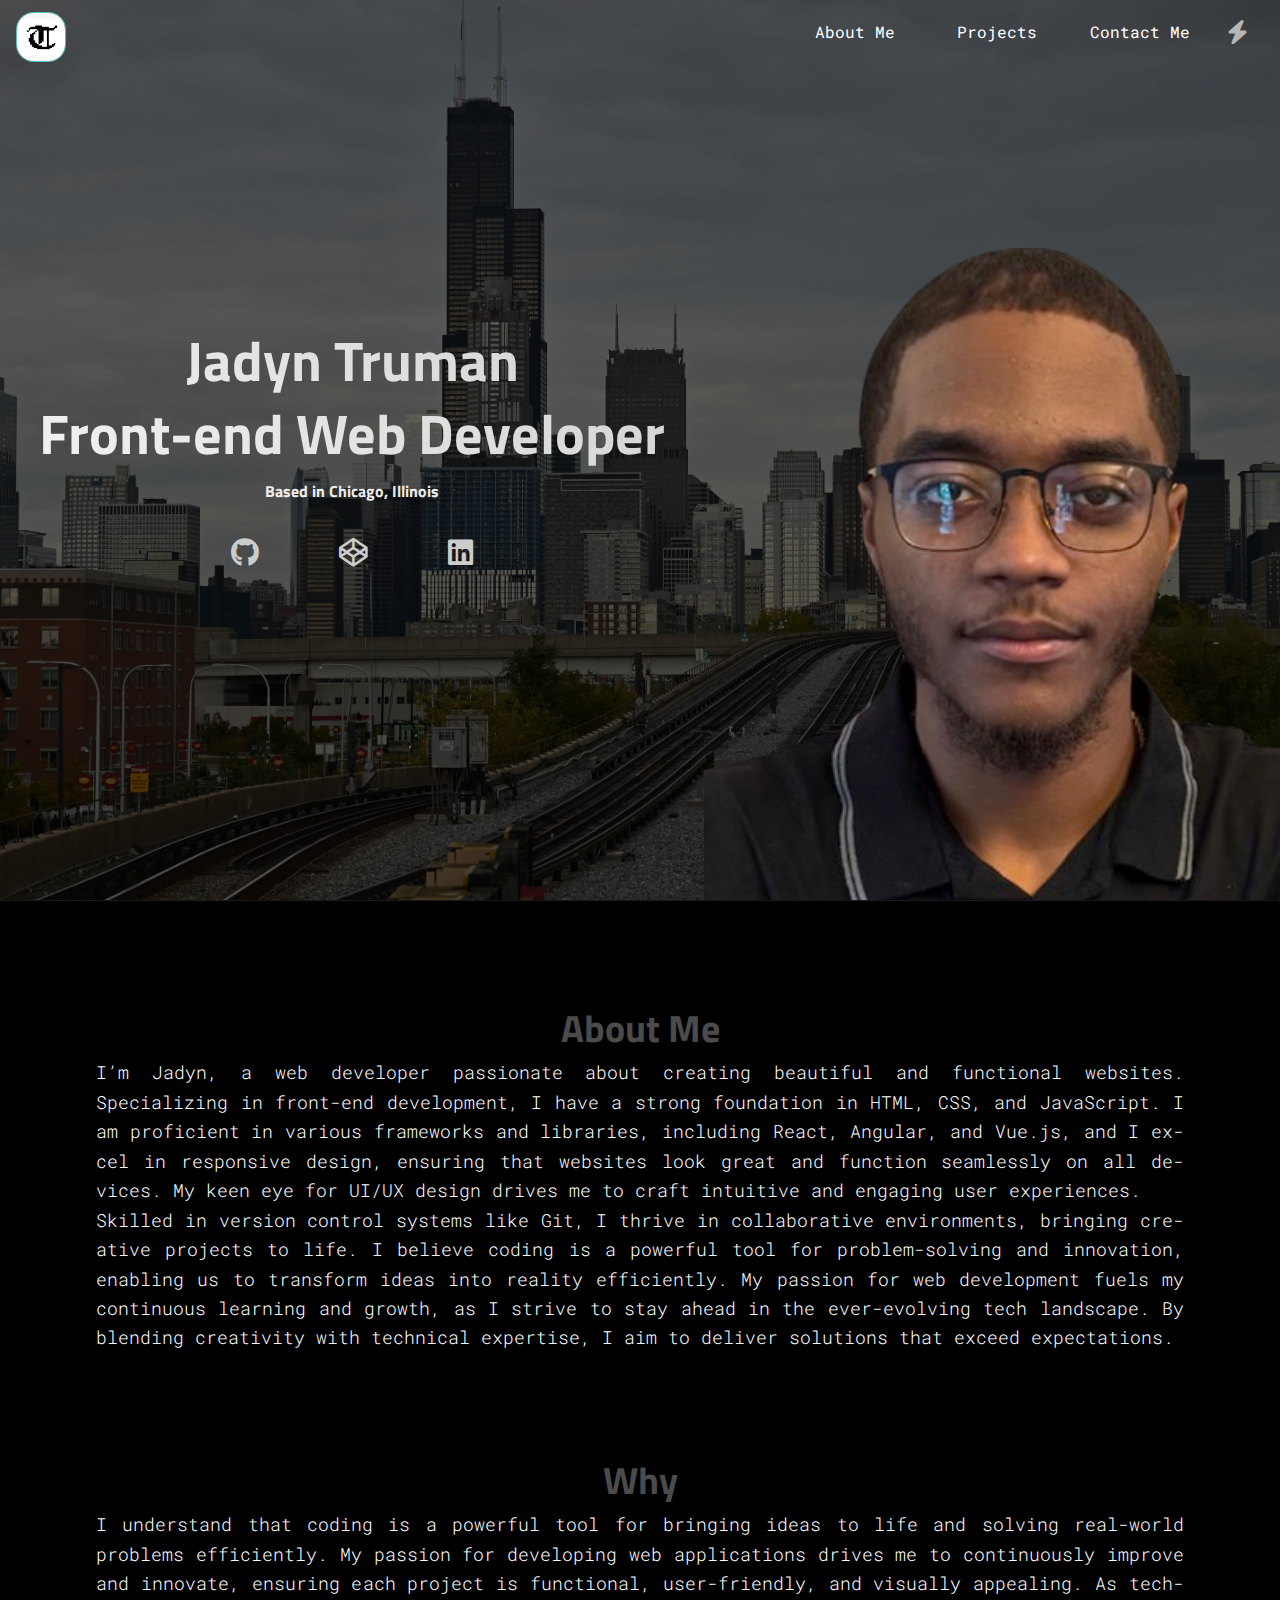
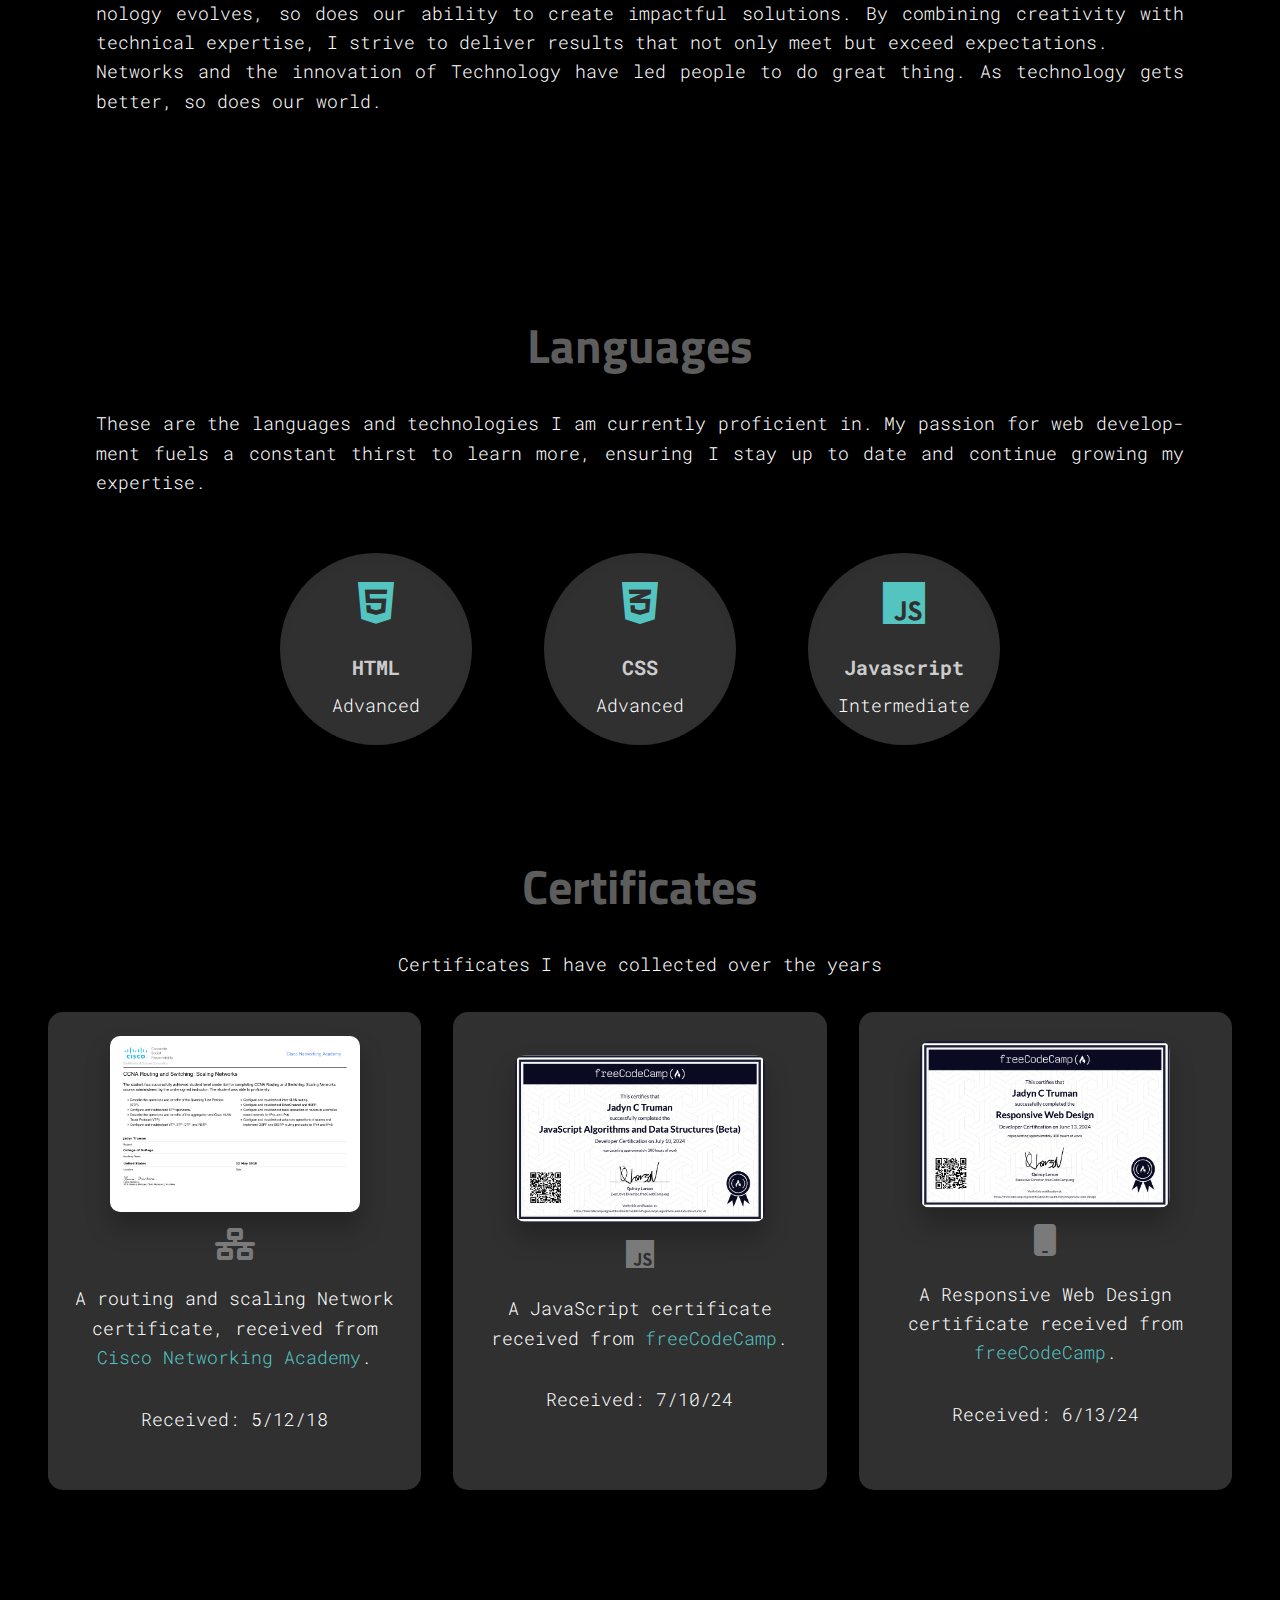
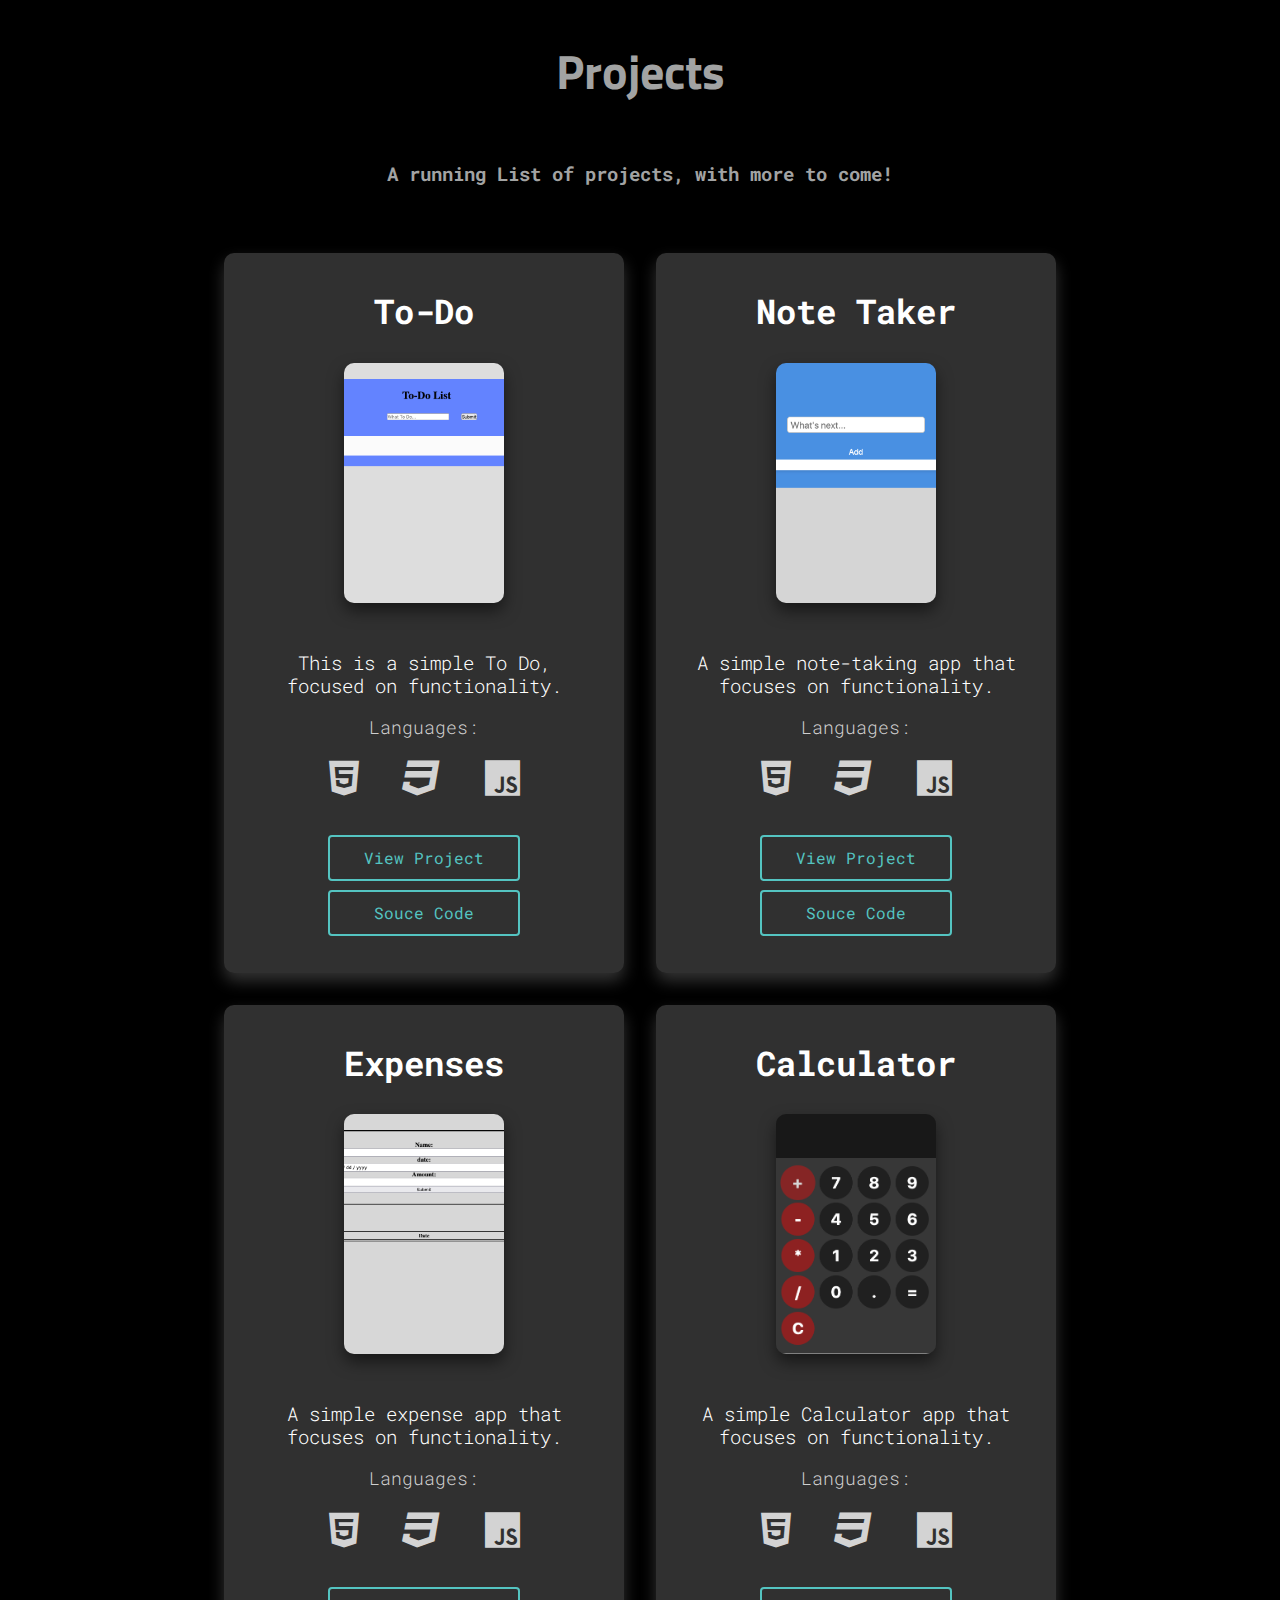
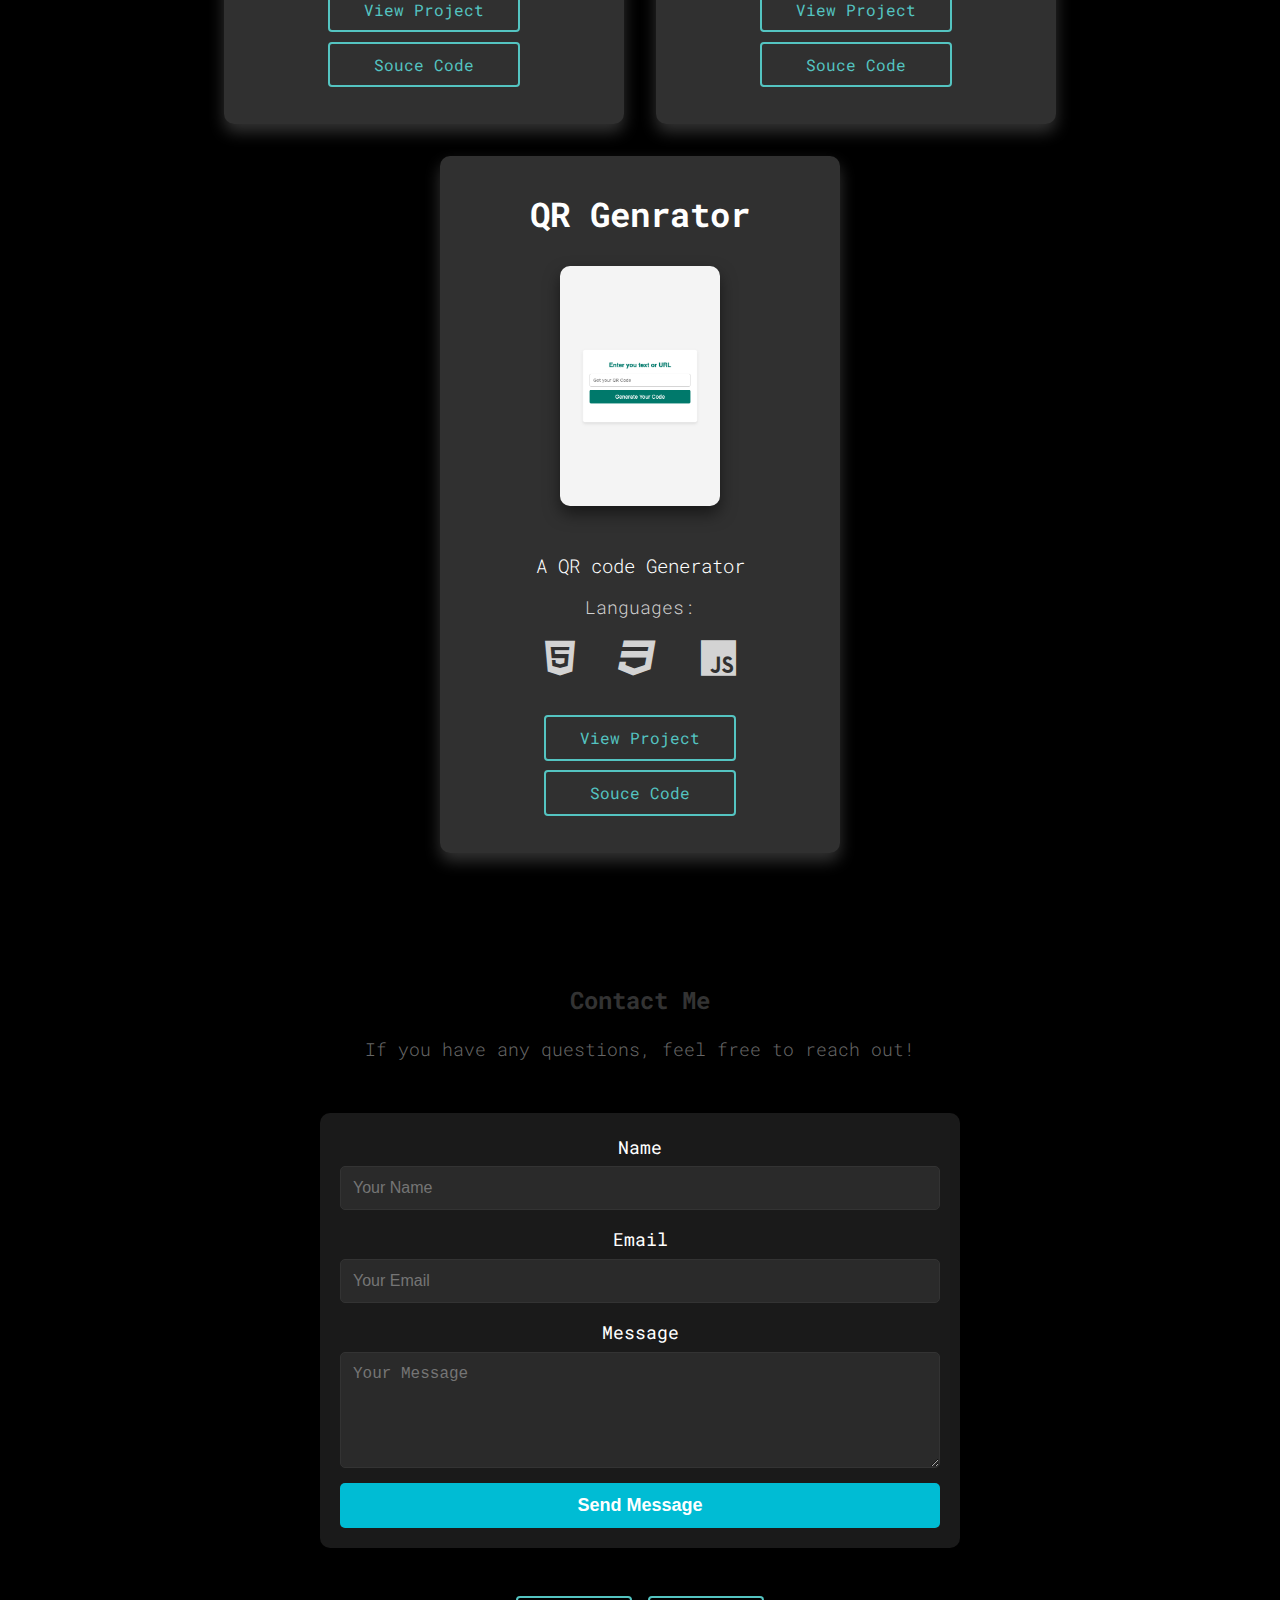
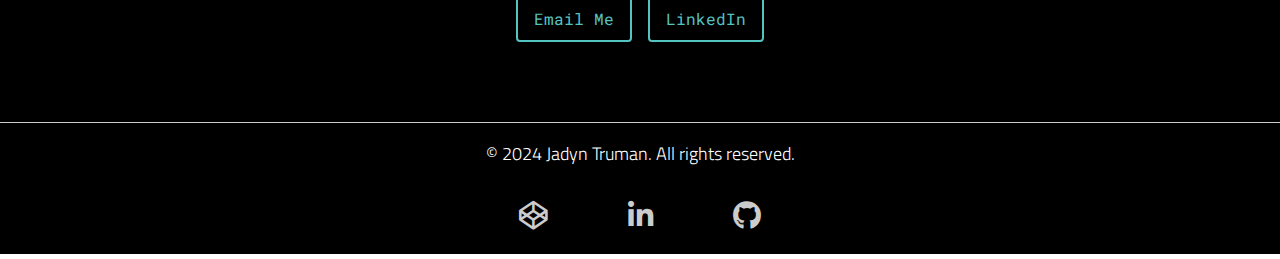
<file: index.html>
<!DOCTYPE html>
<html lang="en">

<head>
    <meta charset="UTF-8">
    <meta name="viewport" content="width=device-width, initial-scale=1.0">
    <title>Truman Front End Developer | Software Engineer in Chicago, Illinois</title>
    <link rel="icon" href="photos/IMG_1088.PNG">
    <link rel="stylesheet" href="styles.css">
    <link rel="stylesheet" href="https://cdnjs.cloudflare.com/ajax/libs/font-awesome/6.6.0/css/all.min.css">
</head>

<body>


    <main>

        <section class="welcome">
            <button id="scrollToTop"><i class="fa-solid fa-chevron-up"></i></button>
<div class="overlay">
    <div class="WelcomeCon">
               
        <div class="welcomeText">
            <h2>Jadyn Truman <br> Front-end Web Developer</h2>
            <h3>Based in Chicago, Illinois</h3>

            <div class="social">
                <a target="_blank" href="https://github.com/jdottruman" aria-label="GitHub Profile"><i
                        class="fab fa-github"></i></a>
                <a target="_blank" href="https://codepen.io/jdottruman" aria-label="CodePen Profile"><i
                        class="fab fa-codepen"></i></a>
                <a target="_blank" href="https://www.linkedin.com/in/jadyn-truman/"
                    aria-label="LinkedIn Profile"><i class="fab fa-linkedin"></i></a>
            </div>
        </div>

        <div class="welcomeRight">
            <div class="headshotCon">

                <img class="headshot" src="photos/headshot_black_copy-removebg-preview.png"
                    alt="Jadyn Truman Headshot">


            </div>

        </div>
    </div>
    
</div>
            <nav class="nav" role="navigation" aria-label="Main Navigation">
                <a href="index.html" aria-label="Home">
                    <img class="nav__logo" src="photos/IMG_1088.PNG" alt="Logo">
                </a>

                <a href="#" class="nav__hamburger" aria-label="Open Navigation Menu">
                    <span class="nav__hamburger__line"></span>
                    <span class="nav__hamburger__line"></span>
                    <span class="nav__hamburger__line"></span>
                </a>
                <div class="nav__menu">
                    <ul>
                        <li class="nav__menu__link">
                            <a href="#aboutMe">
                                <i class="fa fa-user" aria-hidden="true"></i>
                                <p>About Me</p>
                            </a>
                        </li>
                        <li class="nav__menu__link">
                            <a href="#projects">
                                <i class="fa-solid fa-folder"></i>
                                <p>Projects</p>
                            </a>
                        </li>
                        <li class="nav__menu__link">
                            <a href="#contactMe">
                                <i class="fa fa-mobile" aria-hidden="true"></i>
                                <p>Contact Me</p>
                            </a>
                        </li>
                        <li>
                            <i onclick="darkMode()" id="bolt" class="fa-solid fa-bolt"></i>
                        </li>
                    </ul>
                </div>
            </nav>

          

        </section>


        <section id="aboutMe" class="aboutMe" role="region" aria-labelledby="aboutMeHeading">

            <div class="paragraphs">
                <div class="paraCon">
                    <h1 id="aboutMeHeading">About Me</h1>
                    <p class="paragraph1">
                        I’m Jadyn, a web developer passionate about creating beautiful and functional websites.
                        Specializing in front-end development, I have a strong foundation in HTML, CSS, and JavaScript.
                        I am proficient in various frameworks and libraries, including React, Angular, and Vue.js, and I
                        excel in responsive design, ensuring that websites look great and function seamlessly on all
                        devices. My keen eye for UI/UX design drives me to craft intuitive and engaging user
                        experiences.
                        <br>
                        Skilled in version control systems like Git, I thrive in collaborative environments, bringing
                        creative projects to life. I believe coding is a powerful tool for problem-solving and
                        innovation, enabling us to transform ideas into reality efficiently. My passion for web
                        development fuels my continuous learning and growth, as I strive to stay ahead in the
                        ever-evolving tech landscape. By blending creativity with technical expertise, I aim to deliver
                        solutions that exceed expectations.
                    </p>
                </div>
                <div id="why" class="paraCon" role="region" aria-labelledby="whyHeading">
                    <h1 id="whyHeading">Why</h1>
                    <p class="paragraph2">
                        I understand that coding is a powerful tool for bringing ideas to life and solving real-world
                        problems efficiently. My passion for developing web applications drives me to continuously
                        improve and innovate, ensuring each project is functional, user-friendly, and visually
                        appealing. As technology evolves, so does our ability to create impactful solutions. By
                        combining creativity with technical expertise, I strive to deliver results that not only meet
                        but exceed expectations.
                    </p>
                    <div class="imgCon">
                        <p class="evolve">Networks and the innovation of Technology have led people to do great thing.
                            As technology gets better, so does our world.</p>
                    </div>
                </div>
            </div>
        </section>

        <section class="skills" role="region" aria-labelledby="skillsHeading">
            <div class="landSide">
                <h2 id="skillsHeading">Languages</h2>
                <p>
               These are the languages and technologies I am currently proficient in. My passion for web development fuels a constant thirst to learn more, ensuring I stay up to date and continue growing my expertise.
                    
                    </p>
                <div class="skills-container">

                </div>
            </div>

            <div class="certSide">
                <h2>Certificates</h2>
                <p>Certificates I have collected over the years</p>
                <div class="certCon">

                </div>
        </section>

        <section id="projects" class="projects" role="region" aria-labelledby="projectsHeading">
            <h2 id="projectsHeading">Projects</h2>
            <h3 class="projectdes">
                A running List of projects, with more to come!
            </h3>
            <div class="projects-container">
                <div class="project">
                    <div class="projectImgDiv">
                        <img src="photos/Screen Shot 2024-08-09 at 4.42.21 PM.png" alt="To Do App Screenshot">
                    </div>
                    <div class="projText">
                        <h3>To-Do App</h3>
                        <p class="contText">This is a simple "To DO App", focused on functionality.</p>
                        <p><span>Languages: <br></span>
                            <i class="fa-brands fa-html5"></i>
                            <i class="fa-brands fa-css3"></i>
                            <i class="fa-brands fa-js"></i>
                        </p>
                        <a href="/TODo /index.html" target="_blank" aria-label="View To Do Project">View
                            Project <i class="fa-regular fa-eye"></i></a>
                    </div>
                </div>

                <div class="project">
                    <div class="projectImgDiv">
                        <img src="photos/note.png" alt="Note Taker App Screenshot">
                    </div>
                    <div class="projText">
                        <h3>Note Taker</h3>
                        <p class="contText">A simple note-taking app that focuses on functionality.</p>
                        <p><span>Languages: <br></span>
                            <i class="fa-brands fa-html5"></i>
                            <i class="fa-brands fa-css3"></i>
                            <i class="fa-brands fa-js"></i>
                        </p>
                        <a href="Todo App 2 copy/index.html" target="_blank" aria-label="View Note Taker Project">View
                            Project <i class="fa-regular fa-eye"></i></a>
                    </div>
                </div>


                <div class="project">

                    <div class="projectImgDiv">
                        <img src="photos/expense.png" alt="Expenses App Screenshot">
                    </div>
                    <div class="projText">
                        <h3>Expenses</h3>
                        <p class="contText">A simple expense app that focuses on functionality.</p>
                        <p><span>Languages: <br></span>
                            <i class="fa-brands fa-html5"></i>
                            <i class="fa-brands fa-css3"></i>
                            <i class="fa-brands fa-js"></i>
                        </p>
                        <a href="expenses/index.html" target="_blank" aria-label="View Expenses App Project">View
                            Project <i class="fa-regular fa-eye"></i></a>
                    </div>
                </div>






                <div class="project">

                    <div class="projectImgDiv">
                        <img src="photos/calculator screenshot.png" alt="Calculator App Screenshot">
                    </div>
                    <div class="projText">
                        <h3>Calculator App</h3>
                        <p class="contText">A simple Calculator app that focuses on functionality.</p>
                        <p><span>Languages: <br></span>
                            <i class="fa-brands fa-html5"></i>
                            <i class="fa-brands fa-css3"></i>
                            <i class="fa-brands fa-js"></i>
                        </p>
                        <a href="calCode/calCode.html" target="_blank" aria-label="View Calculator App Project">View
                            Project <i class="fa-regular fa-eye"></i></a>
                    </div>

                </div>




            </div>


        </section>

        <section id="contactMe" class="contact" role="region" aria-labelledby="contactHeading">
          
          
            <div class="contact-section">
                <h2 id="contactHeading">Contact Me</h2>
                <p>If you have any questions, feel free to reach out!</p>

                <form
                class="contact-form"
                action="https://formspree.io/f/mzzbbalw"
                method="POST"
              >
                <div class="input-group">
                  <label for="name">Name</label>
                  <input
                    type="text"
                    id="name"
                    name="name"
                    placeholder="Your Name"
                    required
                  />
                </div>
      
                <div class="input-group">
                  <label for="email">Email</label>
                  <input
                    type="email"
                    id="email"
                    name="email"
                    placeholder="Your Email"
                    required
                  />
                </div>
      
                <div class="input-group">
                  <label for="message">Message</label>
                  <textarea
                    id="message"
                    name="message"
                    rows="5"
                    placeholder="Your Message"
                    required
                  ></textarea>
                </div>
      
                <button type="submit" class="btn-submit">Send Message</button>
              </form>
              <div class="contact-links">
                <a href="mailto:jadyntruman2@gmail.com" target="_blank" class="contact-link"
                    aria-label="Email Me">Email Me</a>
                <a href="https://www.linkedin.com/in/jadyn-truman/" target="_blank" class="contact-link"
                    aria-label="LinkedIn Profile">LinkedIn</a>
            </div>
            </div>


        </section>
    </main>

    <footer class="footer">

        
        <div class="container">
            <p>&copy; 2024 Jadyn Truman. All rights reserved.</p>
            <div class="social">
                <a target="_blank" href="https://codepen.io/jdottruman" aria-label="CodePen Profile"><i
                        class="fab fa-codepen"></i></a>
                <a target="_blank" href="https://www.linkedin.com/in/jadyn-truman/" aria-label="LinkedIn Profile"><i
                        class="fab fa-linkedin-in"></i></a>
                <a target="_blank" href="https://github.com/jdottruman" aria-label="GitHub Profile"><i
                        class="fab fa-github"></i></a>
            </div>
        </div>
    </footer>
    <script src="index.js"></script>
    <script src="script.js" defer></script>

</body>

</html>
</file>
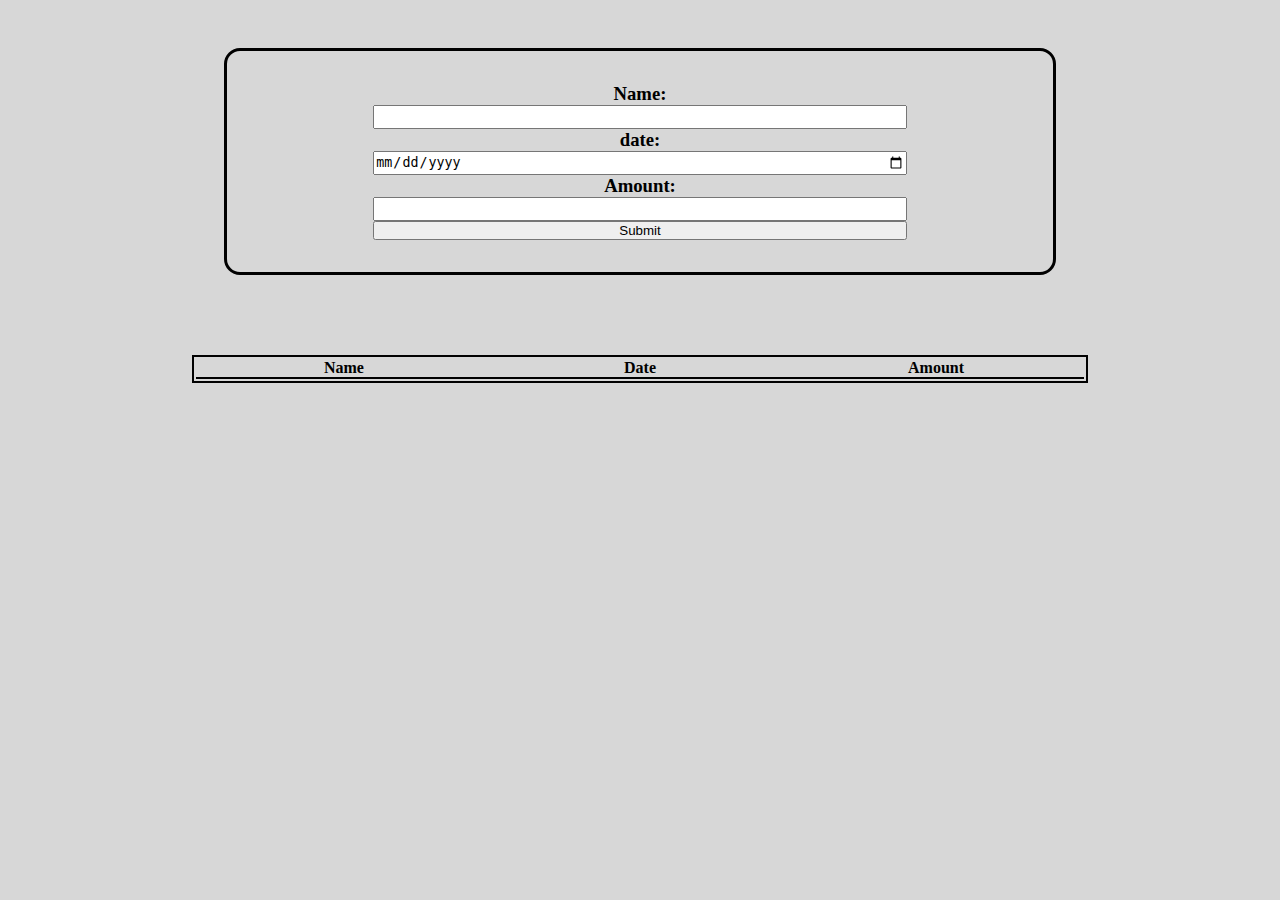
<file: expenses/index.html>
<!DOCTYPE html>
<html lang="en">

<head>
    <link rel="stylesheet" href="styles.css">
    <meta charset="UTF-8">
    <meta name="viewport" content="width=device-width, initial-scale=1.0">
    <title>Document</title>
</head>

<body>
    <div class="inputContainer">

        <h3>Name:</h3> <input type="text" id="textInput">
        <h3>date:</h3><input type="date" id="dateInput">
        <h3>Amount:</h3><input min="0" inputmode="numeric" type="number" name="" id="amountInput">
        <button onclick="addExpense()">Submit</button>
    </div>




    <table id="table">
        <thead>
            <th>Name</th>
            <th>Date</th>
            <th>Amount</th>
        </thead>


    </table>
    <script src="script.js"></script>
</body>

</html>
</file>
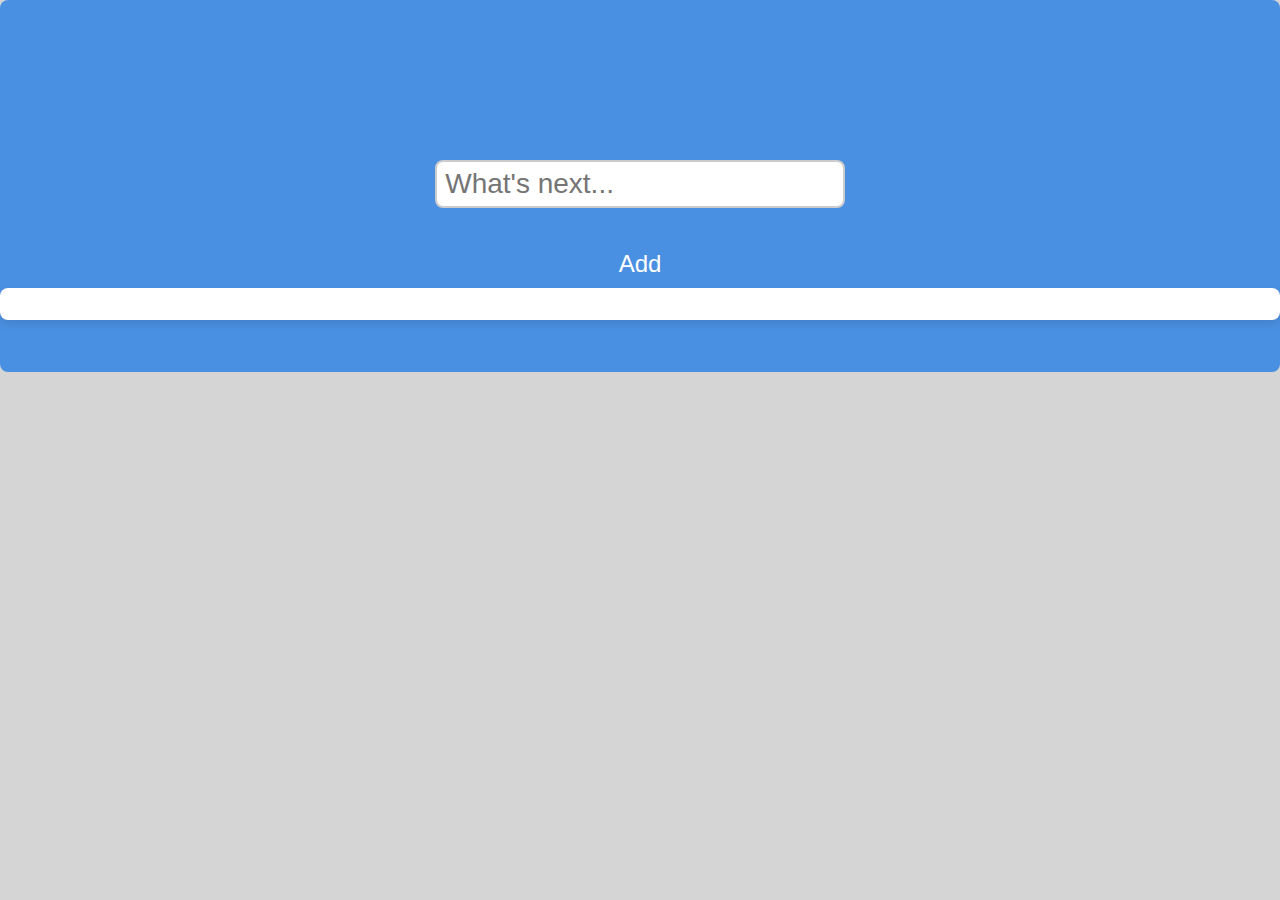
<file: Todo App 2 copy/index.html>
<!DOCTYPE html>
<html lang="en">

<head>
    <link rel="stylesheet" href="styles.css">
    <meta charset="UTF-8">
    <meta name="viewport" content="width=device-width, initial-scale=1.0">
    <title>ToDo 2</title>
</head>

<body>
    <div class="header">
        <div class="container">
            <input type="text" id="textInput" placeholder="What's next...">
            <button onclick="newTask()" class="addBtn">Add</button>
        </div>

        <ul id="myUL">
        </ul>


    </div>

    <!-- where are you going to place the list? -->


    <script src="script.js"></script>
</body>

</html>
</file>
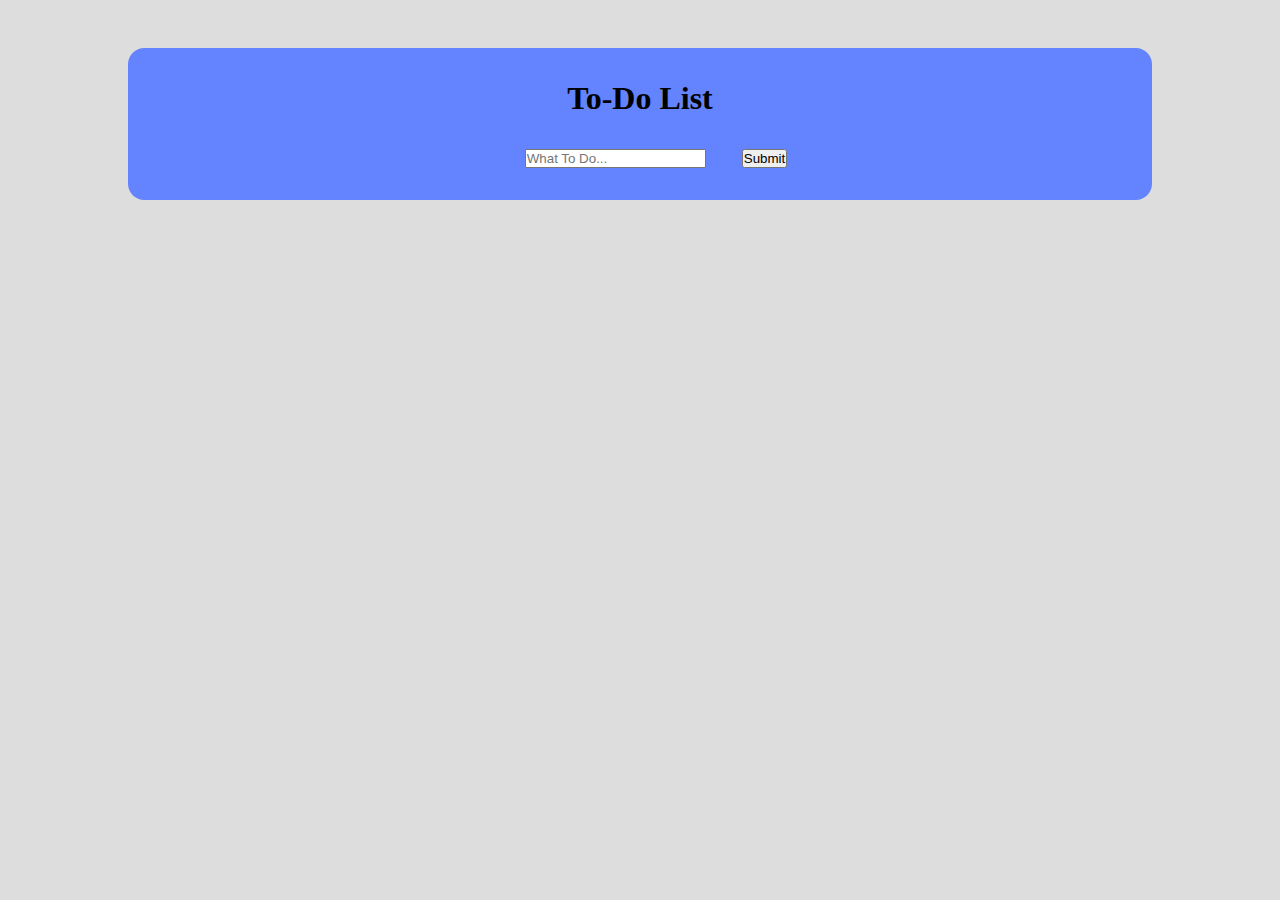
<file: TODo/index.html>
<!DOCTYPE html>
<html lang="en">

<head>
    <link rel="stylesheet" href="styles.css">
    <meta charset="UTF-8">
    <meta name="viewport" content="width=device-width, initial-scale=1.0">
    <title>To-Do App</title>
</head>

<body>
    <div class="toDoContainer">
        <h1>To-Do List</h1>
        <div class="inputDiv">
            <input placeholder="What To Do..." type="text" name="" id="textInput">
            <button id="submitBtn">Submit</button>
        </div>
        <ul id="list"></ul>


    </div>



    <script src="script.js"></script>
</body>

</html>
</file>
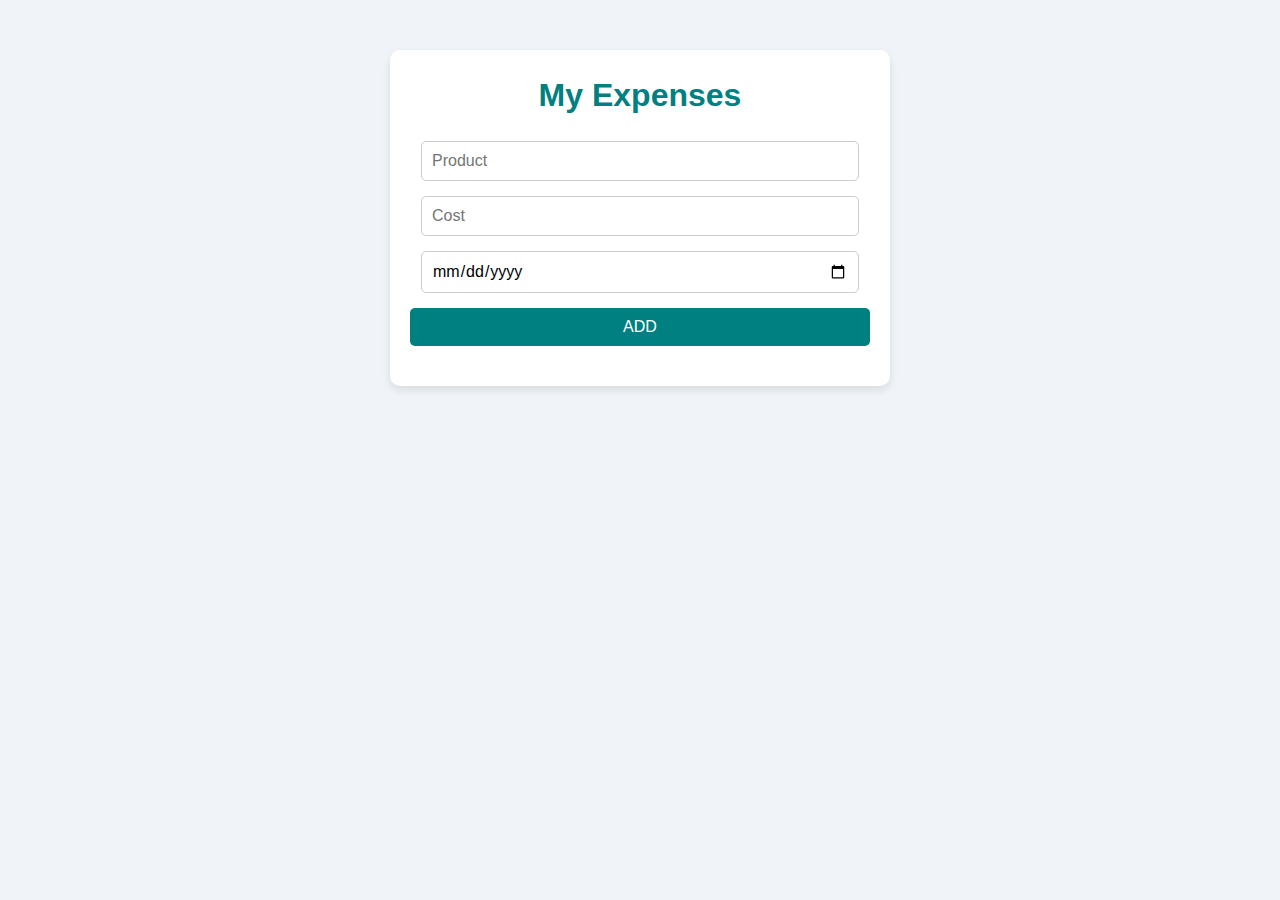
<file: ToDo4 copy/index.html>
<!DOCTYPE html>
<html lang="en">

<head>
    <link rel="stylesheet" href="styles.css">
    <meta charset="UTF-8">
    <meta name="viewport" content="width=device-width, initial-scale=1.0">
    <title>Expense tracker</title>
</head>

<body>

    <div id="container">

        <h1>My Expenses</h1>
        <input type="text" id="textInput" required placeholder="Product">
        <input type="number" id="numberInput" required placeholder="Cost">
        <input type="date" id="dateInput" required>
        <button id="addBtn">ADD</button>

        <div id="totalCost"></div>
    </div>
    <ul id="myList"></ul>
    <script src="script.js"></script>
</body>

</html>
</file>
<file: styles.css>
@import url("https://fonts.googleapis.com/css2?family=Roboto+Mono:wght@100..700&display=swap");

@import url("https://fonts.googleapis.com/css2?family=Bai+Jamjuree:ital,wght@0,200;0,300;0,400;0,500;0,600;0,700;1,200;1,300;1,400;1,500;1,600;1,700&family=Exo:ital,wght@0,100..900;1,100..900&family=Roboto+Mono:ital,wght@0,100..700;1,100..700&family=Source+Code+Pro:ital,wght@0,200..900;1,200..900&family=Titillium+Web:ital,wght@0,200;0,300;0,400;0,600;0,700;0,900;1,200;1,300;1,400;1,600;1,700&display=swap");

* {
  margin: 0;
  padding: 0;
  box-sizing: border-box;
  text-decoration: none;
  list-style: none;
}
:root {
  --card-color: rgba(199, 199, 199, 0.24);
  --accent-color: #54c4c1;
}

html {
  scroll-behavior: smooth;
  overflow-x: hidden;
}

body {
  font-family: "Roboto Mono", monospace;
  width: 100vw;
  line-height: 1.6;
  color: #000;
}
.aboutMe,
.skills,
.cert,
.projects,
.contact {
  padding: 3rem;
}
/* Navigation */
.nav {
  display: flex;
  flex-direction: row;
  align-items: center;
  justify-content: space-between;
  width: 100%;
  height: 4rem;
  top: 0;
  position: absolute;
  padding: 1rem;
}

.nav__logo {
  height: 50px;
  margin-top: 1rem;
  width: 50px;
  border-radius: 35%;
  border: 1px solid var(--accent-color);
}

.nav__menu {
  display: flex;
  align-items: center;
}

.nav__menu ul {
  display: flex;
  list-style: none;
  align-items: center;
  width: 30rem;
}

.nav__menu__link {
  width: 100%;
  position: relative;
  transition: transform 0.4s ease-in-out, color 0.4s ease-in-out;
}

.nav__menu__link a {
  text-align: center;
  color: #fff;
}
.nav__menu__link :nth-child(1) {
  padding-bottom: 5rem;
}

.nav__menu__link i {
  padding: 0.4rem;
  display: none;
}
.nav__menu__link:hover a {
  color: #5f9ea0;
  transform: scale(1.01);
}

.nav__menu__link::before {
  content: "";
  position: absolute;
  bottom: -4px;
  left: 0;
  width: 100%;
  height: 2px;
  background-color: #5f9ea0;
  transform: scaleX(0);
  transform-origin: right;
  transition: transform 0.2s ease-in-out;
}

.nav__menu__link:hover::before {
  transform: scaleX(1);
  transform-origin: left;
}

.nav__hamburger {
  display: none;
  flex-direction: column;
  cursor: pointer;
}

.nav__hamburger__line {
  width: 35px;
  height: 3px;
  background: black;
  margin: 4px 0;
}

#bolt {
  font-size: 1.5rem;
  color: #b6b6b6;
  padding: 1rem;
  cursor: pointer;
}

#bolt:hover {
  transform: translate(5px, 4px);
}

/* scroll to top */
#scrollToTop {
  position: fixed;
  bottom: 20px;
  right: 20px;
  padding: 13.5px 15px;
  background-color: rgba(84, 196, 193, 0.85); /* Matches your preferred theme */
  color: white;
  border: none;
  border-radius: 5px;
  cursor: pointer;
  display: none;
  z-index: 1000;
}

#scrollToTop.show {
  display: block;
}
#scrollToTop i {
  font-size: 1.8rem;
}

/* end of scroll to top */

/* Welcome Section */
.overlay {
  background-color: rgba(0, 0, 0, 0.6);
}
.welcome {
  box-shadow: 0 4px 8px rgba(0, 0, 0, 0.3);
  display: flex;
  align-items: center;
  justify-content: center;
  height: 100vh;
  width: 100vw;
  text-align: right;
  color: #ececec;

  background-color: #000000;
  overflow: hidden;
  background: url("photos/aric-cheng-cd_0nJaCxuM-unsplash.jpg");
  background-size: cover; /* Ensures the image covers the entire background */
  background-position: center; /* Centers the background image */
  background-repeat: no-repeat; /* Prevents image repetition */
}
.WelcomeCon {
  height: 100%;
  width: 100%;
  display: flex;
  flex-direction: row;
  align-items: center;
  justify-content: space-between;
}

.welcomeText h1 {
  font-size: 3rem;
  margin-bottom: 0.5rem;
  color: #2c2c2c;
}
.welcomeText h2 {
  width: 100vw;
  font-size: 3.5rem;
  margin-bottom: 0.5rem;
  line-height: 1.3;
  background: linear-gradient(45deg, #ffffff, #c4c4c4);
  -webkit-background-clip: text;
  -webkit-text-fill-color: transparent;
  text-align: center;
  font-family: "Titillium Web", sans-serif;
}

.welcomeText {
  display: flex;
  flex-direction: column;
  align-items: center;

  width: 50%;
  padding: 2rem;
  margin-left: 4rem;
}

.welcome h3 {
  font-size: 1rem;
  text-align: center;
  font-family: "Titillium Web", sans-serif;
}

.welcome h1 .input {
  margin-top: 2em;
  color: #ffffff;
}
.welcomeRight {
  width: 50%;
}

.headshotCon {
  border-radius: 15px;
  height: 100%;
  width: 100%;
}

.headshot {
  width: 100%;
  height: 100%;
  object-fit: cover;
  position: relative;

  top: 20rem;
}

/* Social Icons */
.social {
  justify-content: center;
  display: flex;
  padding-top: 1.5rem;
  gap: 5rem;
}
.social a {
  color: #ccc;
  font-size: 1.8rem;
  transition: color 0.3s ease-in-out, transform 0.3s ease-in-out;
}
.social a:hover {
  color: var(--accent-color);
  transform: rotate(360deg);
}

/* About Me Section */
.aboutMe {
  border-top: 1px solid #cccccc1f;

  background-color: #000;
}

.aboutMe .paragraph1,
.aboutMe .paragraph2 {
  color: #fff;
  text-align: justify;
  hyphens: auto;
}

.paraCon {
  color: #fff;
  display: flex;
  flex-direction: column;
  padding: 3rem;
}

.paragraphs {
  display: flex;
  flex-direction: column;
}

.imgCon {
  display: flex;
  flex-direction: column;
  align-items: center;
  justify-content: center;
  color: #fff;
}
.aboutMe .evolve {
  color: #fff;
  text-align: justify;
  hyphens: auto;
}
.paraCon h1 {
  text-align: center;
  color: rgb(75, 75, 75);
  font-size: 2.4rem;
  font-family: "Titillium Web", sans-serif;
}

.paraCon p {
  text-align: left;
  font-size: 1.15rem;
  font-weight: 300;
  color: #000000;
}

/* Certifications Section */
.cert {
  display: flex;
  flex-wrap: wrap;
  justify-content: space-around;
  align-items: flex-start;
  margin: 5rem auto;
  max-width: 1200px;
  gap: 2rem;
  background-color: #fff;
  border-radius: 10px;
  box-shadow: 0 4px 8px rgba(0, 0, 0, 0.1);
}

.cert .textCont {
  display: flex;
  flex-direction: column;
  align-items: center;
  width: calc(33% - 2rem);
  padding: 1rem;
  font-size: 1.15rem;
  font-weight: 300;
  border-radius: 8px;
  box-shadow: 0 2px 4px rgba(0, 0, 0, 0.8);
  transition: transform 0.3s ease-in-out, box-shadow 0.3s ease-in-out;
}
.textCont a {
  color: var(--accent-color);
  transition: color ease-in-out 0.55s;
}

.textCont a:hover {
  color: var(--accent-color);
}

.cert .textCont:hover {
  transform: translateY(-5px);
  box-shadow: 0 4px 12px rgba(0, 0, 0, 0.15);
}

.cert .certIcon {
  display: flex;
  flex-direction: column;
  align-items: center;
  margin-bottom: 1rem;
}

.cert .certIcon img {
  width: 100%;
  max-width: 300px;
  border-radius: 8px;
  margin-bottom: 1rem;
}

.cert .textCont p {
  font-size: 1.15rem;
  font-weight: 300;
  color: #666;
  text-align: left;
  padding: 0 1rem;
}

/* Skills Section */

.skills {
  text-align: center;
  background-color: #000;
}
.skills h2 {
  font-family: "Titillium Web", sans-serif;
  margin-bottom: 1.5rem;
  font-size: 3rem;
  color: #5d5d5d;
  text-align: center;
}
.skills .landSide {
  padding: 3rem;
}
.skills .landSide p {
  text-align: justify;
  hyphens: auto;
  color: #fff;
  font-size: 1.15rem;
  font-weight: 300;
}

.certSide h2 {
  text-align: center;
}
.certSide p {
  padding-bottom: 2rem;
  font-size: 1.15rem;
  font-weight: 300;
  color: #fff;
}

/* skills */
.skills-container {
  display: flex;
  flex-direction: row;
  justify-content: center;
  gap: 1.5rem;
  flex-wrap: wrap;
  padding: 2rem;
}
.skill {
  background: var(--card-color);
  padding: 2rem;
  margin: 1.5rem;
  border-radius: 50%;
  box-shadow: 0 8px 16px rgba(0, 0, 0, 0.3), 0 12px 24px rgba(0, 0, 0, 0.1),
    inset 0 4px 8px rgba(0, 0, 0, 0.05);
  width: 12rem;
  height: 12rem;
  text-align: center;
  transition: transform 0.6s ease-in-out, box-shadow 0.3s ease-in-out;
  display: flex;
  flex-direction: column;
  align-items: center;
  justify-content: center;
  position: relative;
}
.skill:hover {
  transform: translateY(-10px) rotate(360deg) scale(1.2);
  box-shadow: 0 12px 24px rgba(0, 0, 0, 0.3), 0 16px 32px rgba(0, 0, 0, 0.2),
    inset 0 6px 12px rgba(0, 0, 0, 0.1);
}
.skill h3 {
  font-size: 1.25rem;
  margin: 0.5rem 0;
  color: #ccc;
}
.skill i {
  font-size: 3rem;
  color: var(--accent-color);
  margin-bottom: 1rem;
  transition: transform 0.6s ease-in-out;
}
.skill:hover i {
  transform: rotate(-360deg);
  transform: scale(1.3);
}
/* Projects Section */
.projects {
  background-color: #000;
  text-align: center;
  padding: 3rem;
  /* background-color: #000; */
}

.projects h2 {
  padding: 3rem;

  font-size: 3rem;
  color: rgb(162, 163, 163);
  text-align: center;
  font-family: "Titillium Web", sans-serif;
}

.projects-container {
  display: flex;
  justify-content: center;
  gap: 2rem;
  flex-wrap: wrap;
  margin-top: 3rem;
}
/* .projects h3{
    text-align: left;
    color: rgb(162, 163, 163);
    padding-left: 4rem;
} */
.project {
  padding: 2rem;
  border-radius: 10px;
  box-shadow: 0 8px 16px rgba(255, 255, 255, 0.2); /* Enhanced box shadow */
  width: 100%;
  text-align: center;
  max-width: 400px;
  display: flex;
  flex-direction: column;
  justify-content: center;
  align-items: center;
  transition: transform 0.3s ease-in-out;
  background-color: var(--card-color);
}
.projectdes {
  text-align: center;
  color: rgb(162, 163, 163);
  padding-bottom: 1rem;
}

.project:hover {
  transform: translateY(-5px);
  box-shadow: 0 12px 24px rgba(255, 255, 255, 0.3); /* Deeper box shadow on hover */
}

.projectImgDiv {
  height: 12rem;
  display: flex;
  align-items: center;
  justify-content: center;
  margin-top: 2rem;
}

.project img {
  width: 10rem;
  height: 15rem;
  border-radius: 10px;
  object-fit: cover;
  box-shadow: 0 8px 16px rgba(0, 0, 0, 0.5); /* Enhanced box shadow */
}

.project-content {
  flex: 1;
  text-align: left;
}

.project h3 {
  font-size: 2.1rem;
  width: 100%;
  margin-bottom: 1rem;
  color: #fff;
  font-weight: 800;
  text-align: center;
}

.project p {
  color: #fff;
  font-size: 1.15rem;
  font-weight: 300;
  margin-bottom: 1rem;
}

.project .contText {
  font-size: 1.2rem;
  line-height: 1.2;
  color: #fff;
}
.project span {
  color: #cfcfcf;
}
.project a {
  text-decoration: none;
  color: var(--accent-color);
  padding: 0.5rem 1rem;
  border: 2px solid var(--accent-color);
  border-radius: 4px;
  width: 12rem;
  transition: background-color 0.3s, color 0.3s;
  margin: 0.3rem;
}

.project a:hover {
  background-color: var(--accent-color);
  color: #fff;
}

.project a i {
  margin-left: 0.65rem;
}

.projText {
  padding-top: 4.5rem;

  display: flex;
  justify-content: center;
  flex-direction: column;
  align-items: center;
}
.projText i {
  font-size: 2.5rem;
  margin: 1rem;
  color: #d3d3d3;
}

.certCon {
  display: flex;
  flex-direction: row;
  gap: 2rem;
  width: 100%;
}

.textCont i {
  font-size: 3rem;
}

.textCont img {
  width: 300px;
}

.certIcon {
  display: flex;
  flex-direction: column;
}
.textCont {
  flex-direction: column;
  align-items: center;
  justify-content: center;
  text-align: center;
  display: flex;
  flex-direction: column;
  align-items: center;
  width: calc(50% - 2rem);
  padding: 1.5rem;
  background-color: var(--card-color);
  border-radius: 15px;
  box-shadow: 0 8px 15px rgba(0, 0, 0, 0.1);
  transition: transform 0.3s ease-in-out, box-shadow 0.3s ease-in-out;
}

.textCont:hover {
  transform: translateY(-10px);
  box-shadow: 0 15px 25px rgba(0, 0, 0, 0.15);
}

.certIcon {
  display: flex;
  flex-direction: column;
  align-items: center;
  margin-bottom: 1rem;
}

.certIcon img {
  width: 100%;
  max-width: 250px;
  border-radius: 10px;
  margin-bottom: 1rem;
  transition: transform 0.3s ease-in-out;
  box-shadow: 0 15px 25px rgba(0, 0, 0, 0.25);
}

.certIcon i {
  font-size: 2rem;
  color: #7a7a7a;
  margin-bottom: 0.5rem;
}

.textCont:hover .certIcon img {
  transform: scale(1.05);
}

.cert .textCont p {
  font-size: 1.15rem;
  font-weight: 300;
  color: #666;
  text-align: left;
  padding: 0 1rem;
}

/* footer */

.footer {
  font-family: "Titillium Web", sans-serif;
  display: flex;
  justify-content: center;
  align-items: center;
  padding: 1rem;
  background-color: #000;
  color: #000000;
  border-top: 1px solid #ccc; /* Add border for separation */
}

.footer p {
  font-size: 1.15rem;
  font-weight: 300;
  text-align: center;

  color: #fff;
}

/* end of footer */

/* Contact Section */
.contact {
  display: flex;
  flex-direction: column;
  align-items: center;
  justify-content: center;
  background-color: #000;
}
.contact-section {
  padding: 2rem;
  border-radius: 8px;
  box-shadow: 0 4px 8px rgba(0, 0, 0, 0.1);
  text-align: center;
}

.contact-section h2 {
  margin-bottom: 1rem;
  color: #333;
}

.contact-section p {
  margin-bottom: 1.5rem;
  color: #666;
  text-align: center;
  font-size: 1.15rem;
  font-weight: 300;
}

.contact-links {
  display: flex;
  justify-content: center;
  gap: 1rem;
}

.contact-link {
  text-decoration: none;
  color: var(--accent-color);
  padding: 0.5rem 1rem;
  border: 2px solid var(--accent-color);
  border-radius: 4px;
  transition: background-color 0.3s, color 0.3s;
}

.contact-link:hover {
  background-color: var(--accent-color);
  color: #fff;
}

/* form
 */

.contact-form {
  width: 40rem;
  margin: 3rem;
  padding: 20px;
  background-color: #1a1a1a;
  border-radius: 10px;
  box-shadow: 0 4px 8px rgba(0, 0, 0, 0.2);
  color: #fff;
}

.contact-form h2 {
  text-align: center;
  margin-bottom: 20px;
  font-size: 28px;
  color: #00bcd4; /* Teal accent color */
}

/* Input groups styling */
.input-group {
  display: flex;
  flex-direction: column;
  margin-bottom: 15px;
}

.input-group label {
  font-size: 18px;
  margin-bottom: 5px;
  color: #fff;
}

.input-group input,
.input-group textarea {
  padding: 12px;
  font-size: 16px;
  border: 1px solid #333;
  border-radius: 5px;
  background-color: #2a2a2a;
  color: #fff;
  transition: border 0.3s ease;
}

.input-group input:focus,
.input-group textarea:focus {
  border-color: #00bcd4;
  outline: none;
}

/* Styling the submit button */
.btn-submit {
  display: block;
  width: 100%;
  padding: 12px;
  font-size: 18px;
  font-weight: bold;
  color: #fff;
  background-color: #00bcd4;
  border: none;
  border-radius: 5px;
  cursor: pointer;
  transition: background-color 0.3s ease;
}

.btn-submit:hover {
  background-color: #0097a7;
}
/* nd of form */
/* end contact */

/* DARK MODE */

body.dark-mode #bolt {
  color: #e4e4e4;
}
body.dark-mode section {
  background-color: #fff;
}
body.dark-mode .aboutMe p {
  color: #000;
}
body.dark-mode .skills p {
  color: #000;
}
body.dark-mode .projects h3,
body.dark-mode .projects .contText,
body.dark-mode .projects span,
body.dark-mode .projects i {
  color: #000;
}
body.dark-mode .contact-form,
body.dark-mode .contact-form textarea,
body.dark-mode .contact-form input {
  background-color: #fff;
}

/* END OF DARK */

/* Media Queries for responsiveness */
@media (max-width: 950px) {
  body {
    background-color: #000;
  }
  .nav__hamburger {
    display: flex;
  }

  .nav__menu {
    position: absolute;
    display: flex;
    flex-direction: column; /* Stack items vertically */
    align-items: center;
    background-color: rgba(255, 255, 255, 0.13);
    top: -15rem;
    width: 100%;
    transition: all ease-in-out 0.4s;
  }

  .nav__menu ul {
    flex-direction: column;
    width: 100%;
    padding: 3rem 0 0.6rem;
    align-items: center;
    justify-content: space-around;
    height: 100%;
  }

  .nav__menu ul li {
    text-align: center;
    font-size: 2.5rem;
    font-weight: 700;
  }

  .nav__hamburger {
    display: flex;
  }

  .nav__menu {
    display: none;
  }

  .nav__menu.active {
    display: flex;
    flex-direction: column;
    position: absolute;
    top: 0;
    right: 0;
    z-index: 1000;
    background: linear-gradient(
      to bottom,
      rgba(0, 0, 0, 0.932),
      rgba(0, 0, 0, 0.712)
    );
    width: 100%;
    box-shadow: 0 4px 8px rgba(0, 0, 0, 0.1);
    height: 70vh;
  }

  .nav__hamburger__line {
    background: #848484;
  }
  .nav__hamburger.active .nav__hamburger__line:nth-child(1) {
    transform: rotate(45deg) translate(0.45rem, 0.1875rem);
  }

  .nav__hamburger.active .nav__hamburger__line:nth-child(2) {
    opacity: 0;
  }

  .nav__hamburger.active .nav__hamburger__line:nth-child(3) {
    transform: rotate(-45deg) translate(0.75rem, -0.54rem);
  }
  .nav__hamburger.active .nav__hamburger__line {
    transition: all ease-in-out 0.4s;
    z-index: 10000;
  }

  .social {
    display: none;
  }

  .certCon {
    flex-direction: column;
    width: 100%;
  }
  .textCont {
    width: 100%;
  }

  .aboutMe,
  .skills,
  .cert,
  .projects,
  .contact {
    padding: 0rem;
    margin: 0rem 0;
  }

  .paraCon {
    padding: 1rem;
  }
  .overlay {
    padding-top: 25.5rem;
  }
  .skills .landSide {
    padding: 1rem;
  }

  .skills .certSide {
    padding: 1rem;
  }
  .welcome {
    padding: 2rem;
    width: 100vw;
    border-radius: 15px;

    height: 75vh;
  }

  .welcomeText h2 {
    font-size: 3rem;
    line-height: 1;
  }
  .welcomeRight {
    width: 100%;
    margin: 0;

    padding: 0;
  }
  .welcomeText {
    margin: 0;
    padding: 0;
  }
  .project {
    padding: 1.5rem;

    max-width: 300px;
  }
  .projects-container {
    padding: 1.5rem;
  }
  .WelcomeCon {
    flex-direction: column;
  }
  .headshotCon {
    position: relative;
    width: 100vw;
    align-items: center;
    display: flex;
    justify-content: center;
  }

  .headshot {
    top: 0;
    width: 100%;
  }
  .contact-form {
    width: 100%;
    margin: 0;
    margin-bottom: 1.3rem;
  }
}
</file>
<file: expenses/styles.css>
*{
    margin: 0;
    padding: 0;
    box-sizing: border-box;
}
body{background-color: rgb(215, 215, 215);
    display: flex;
    align-items: center;
    justify-content: center;
    flex-direction: column;
}

.inputContainer{
    border: .2rem solid #000;
    display: flex;
    border-radius: 1rem;
    flex-direction: column;
    width: 65%;
    padding: 2rem;
    align-items: center;
    margin: 3rem;
}

.inputContainer input,
.inputContainer button{
    width: 70%;
}

.inputContainer input{
    height: 1.5rem;
    
}


/* table styles */

table{
border: .15rem solid #000;
    margin: 2rem;
    width: 70%;
}


th{
    border-bottom: .15rem solid #000;
    text-align: center;
    width: 33.33%;
}
td{
background-color: #ebebeb;
width: 100%;
    padding: 1rem;
    
}

tr{
    display: flex;
    justify-content: space-between;
    align-items: center;
}
tr button{
    height: 3.3rem;
    width: 3.3rem;
    border: none;
    cursor: pointer;
    background-color:#ec0000 ;
    transition: all ease-in-out .3s;
    
}
tr button:hover{
    transform: scale(1.3);
}
</file>
<file: Todo App 2 copy/styles.css>
* {
    list-style: none;
    box-sizing: border-box;
    margin: 0;
    padding: 0;
}

body {
    background-color: #d5d5d5;
    height: 100vh;
    display: flex;
    align-items: center;
    justify-content: center;
    flex-direction: column;
    overflow: auto; /* Allow scrolling of the body */
    font-family: 'Arial', sans-serif;
    padding-top: 20px; /* Add padding to prevent overlap with fixed header */
}

.header {
    position: fixed; /* Make the header fixed */
    top: 0;
    left: 0;
    right: 0;
    display: flex;
    flex-direction: column;
    align-items: center;
    justify-content: center;
    background-color: #4a90e2; /* Light blue */
    text-align: center;
    color: white;
    font-size: 2rem;
    padding: 20px 0;
    z-index: 1;
    text-shadow: 2px 2px 4px rgba(0, 0, 0, 0.2); /* Add text shadow */
    border-radius: 8px;
    margin-bottom: 20px;
}

.container {
    display: flex;
    flex-direction: column;
    align-items: center;
    justify-content: center;
    width: 40vw;
    margin-top: 140px; /* Add margin to push the container below the fixed header */
}

ul {
    display: flex;
    flex-direction: column-reverse; /* Reverse the direction */
    align-items: center;
    justify-content: flex-start;
    background-color: #ffffff;
    width: 100%; /* Full width of the container */
    padding: 1rem;
    border-radius: 8px;
    box-shadow: 0 4px 8px rgba(0, 0, 0, 0.1);
    max-height: 60vh; /* Set a max height for the list */
    overflow-y: auto; /* Make the list scrollable when it exceeds the max height */
    margin-bottom: 2rem;
}

li {
    color: #333333;
    width: 100%;
    padding: 1rem;
    margin: 0.5rem 0;
    background-color: #fafafa;
    border-radius: 8px;
    display: flex;
    justify-content: space-between;
    align-items: center;
    box-shadow: 0 2px 4px rgba(0, 0, 0, 0.1);
    transition: background-color 0.3s ease, transform 0.3s ease; /* Add smooth transition */
}

li:hover {
    cursor: pointer;
    background-color: #f1f1f1;
    transform: scale(1.02); /* Slightly enlarge on hover */
}

li.completed {
    color: #4caf50; /* Soothing green */
    background-color: #e8f5e9; /* Light green background */
   
}

li button {
    background-color: #ff4d4d; /* Red */
    color: white;
    border: none;
    padding: 0.5rem 1rem;
    border-radius: 4px;
    cursor: pointer;
    font-size: 1rem;
    transition: background-color 0.3s ease;
}

li button:hover {
    background-color: #ff1a1a;
}

.addBtn {
    width: 100%; /* Match the width of the input */
    cursor: pointer;
    height: 3rem;
    border: none;
    font-size: 1.5rem;
    background-color: #4a90e2; /* Light blue */
    color: white;
    border-radius: 8px;
    transition: background-color 0.3s ease, transform 0.3s ease;
    margin-top: 1rem;
}

.addBtn:hover {
    background-color: #357ab7;
    transform: scale(1.02); /* Slightly enlarge on hover */
}

#textInput {
    width: 80%; /* Match the width of the container */
    height: 3rem;
    font-size: 1.75rem;
    padding: 0.5rem;
    border: 2px solid #ccc;
    border-radius: 8px;
    margin-bottom: 1rem;
    transition: border-color 0.3s ease; /* Add smooth transition */
}

#textInput:focus {
    border-color: #4a90e2; /* Change border color on focus */
    outline: none; /* Remove default outline */
}

.videoContainer {
    border: none;
    width: 85%; /* Match the width of the container */
    margin-top: 2rem; /* Add margin to separate it from the list */
}

video {
    width: 100%; /* Make the video responsive */
    border: none;
    border-radius: 8px;
    box-shadow: 0 4px 8px rgba(0, 0, 0, 0.1); /* Add shadow for a better visual appeal */
}
</file>
<file: TODo/styles.css>
* {
    padding: 0;
    margin: 0;
    box-sizing: border-box;
    list-style: none;
}

body {
    display: flex;
    justify-content: center;
    width: 100vw;
    background-color: rgb(221, 221, 221);
}

.toDoContainer {
    background-color: rgb(99, 131, 255);
    width: 80%;
    display: flex;
    flex-direction: column;
    align-items: center;
    border-radius: 1.025rem;
    margin: 3rem;
}

.toDoContainer h1 {
    padding-top: 2rem;
}

.toDoContainer input {
    margin: 2rem;
}

#list {
    display: flex;
    flex-direction: column;
    align-items: center;
    width: 100%;
}

#list li {
    display: flex;
    flex-direction: row;
    justify-content: space-between;
    width: 80%;
    padding: 1.2rem;
    background-color: rgb(251, 251, 251);
    margin-top: 1rem;
}

#list li:last-of-type {
    margin-bottom: 2rem;
}

#list li button {
    width: 8%;
    background-color: red;
    border: none;
    border-radius: 1rem;
    color: white;
    cursor: pointer;
}
</file>
<file: ToDo4 copy/styles.css>
/* styles.css */
* {
    box-sizing: border-box;
    margin: 0;
    padding: 0;
    font-family: 'Roboto', sans-serif;
}

body {
    background-color: #f0f4f8;
    color: #333;
    font-size: 16px;
    line-height: 1.6;
}

#container {
    width: 100%;
    max-width: 500px;
    margin: 50px auto;
    padding: 20px;
    background-color: #fff;
    border-radius: 10px;
    box-shadow: 0 4px 8px rgba(0, 0, 0, 0.1);
    text-align: center;
}

h1 {
    margin-bottom: 20px;
    color: #008080;
    font-size: 2em;
    font-weight: 700;
}

input[type="text"],
input[type="number"],
input[type="date"] {
    width: calc(100% - 22px);
    padding: 10px;
    margin-bottom: 15px;
    border: 1px solid #ccc;
    border-radius: 5px;
    font-size: 1em;
}

button {
    width: 100%;
    padding: 10px;
    background-color: #008080;
    color: #fff;
    border: none;
    border-radius: 5px;
    cursor: pointer;
    font-size: 1em;
    transition: background-color 0.3s ease;
}

button:hover {
    background-color: #006666;
}

#totalCost {
    margin-top: 20px;
    font-size: 1.5em;
    font-weight: bold;
    color: #008080;
}

#myList {
    list-style: none;
    margin-top: 20px;
    padding: 0;
}

#myList li {
    background-color: #e0f7fa;
    margin-bottom: 10px;
    padding: 10px;
    border: 1px solid #ccc;
    border-radius: 5px;
    font-size: 1em;
    display: flex;
    justify-content: space-between;
}

#myList li span {
    font-weight: bold;
    color: #008080;
}

.deleteBtn{

    width: 10rem;
}
</file>
